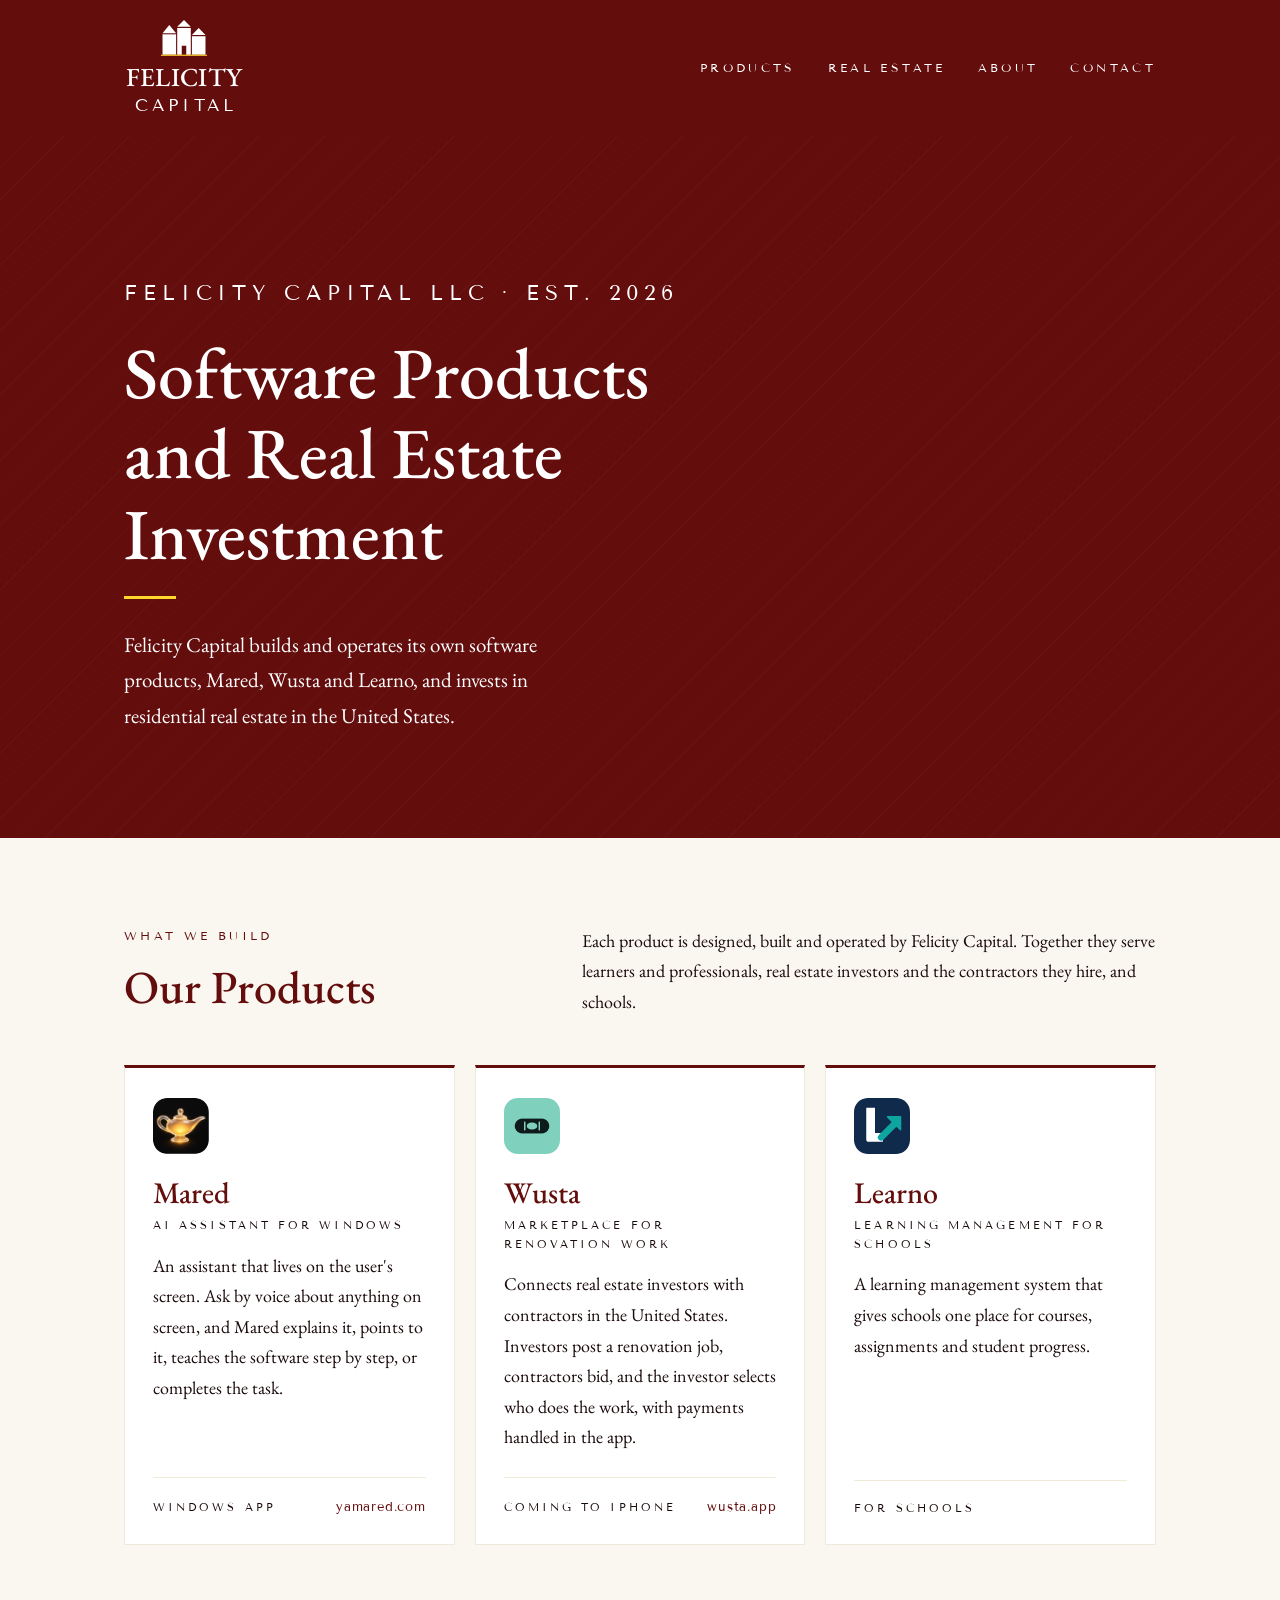
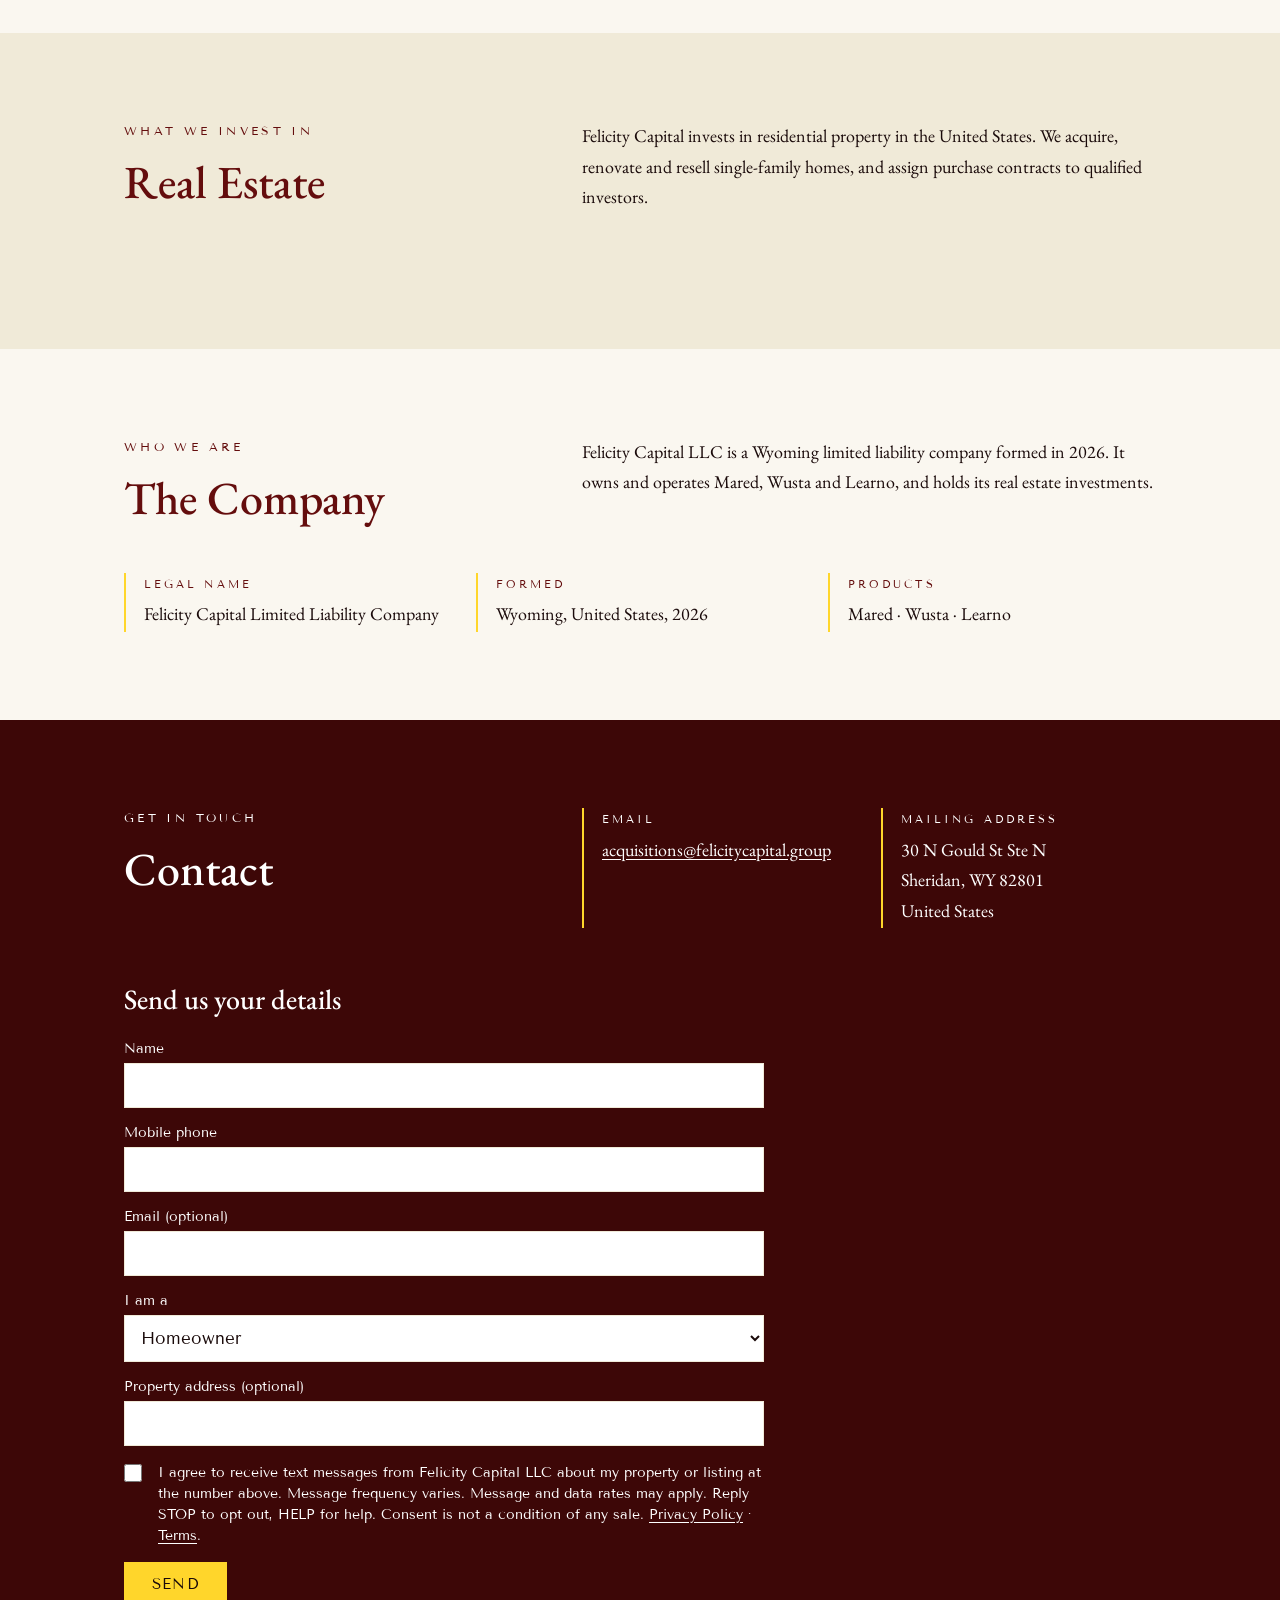
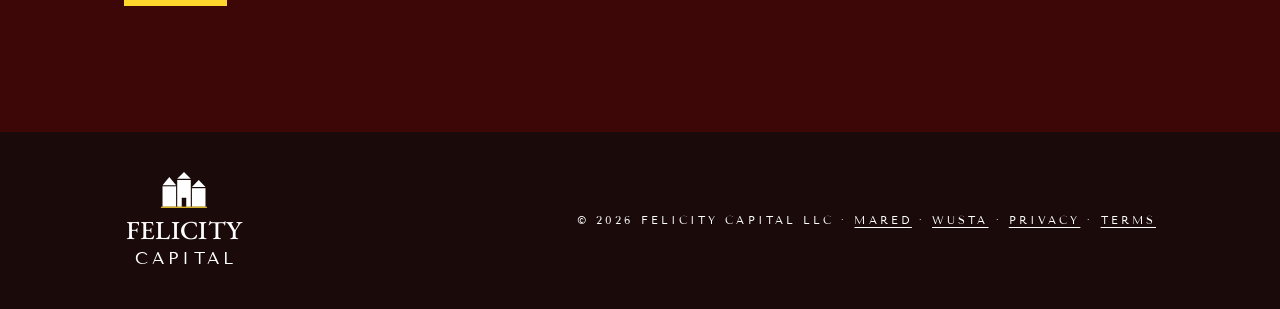
<file: index.html>
<!doctype html>
<html lang="en">
<head>
<meta charset="utf-8">
<meta name="viewport" content="width=device-width, initial-scale=1">
<title>Felicity Capital</title>
<meta name="description" content="Felicity Capital LLC builds and operates software products, including Mared, Wusta and Learno, and invests in residential real estate.">
<meta name="theme-color" content="#640d0d">
<link rel="icon" href="favicon.svg" type="image/svg+xml">
<link rel="preconnect" href="https://fonts.googleapis.com">
<link rel="preconnect" href="https://fonts.gstatic.com" crossorigin>
<link href="https://fonts.googleapis.com/css2?family=EB+Garamond:ital,wght@0,400;0,500;1,400&family=Tenor+Sans&display=swap" rel="stylesheet">
<style>
  /* Felicity Capital Brand Guidelines v1.0: colors (section 02) and type (section 03). No other colors. */
  :root {
    --crimson: #640d0d; --gold: #FFD62B; --white: #FFFFFF;
    --deep: #3D0707; --muted-gold: #C9A84C; --off-white: #FAF7F0; --parchment: #F0EAD8; --near-black: #1A0A0A;
    --serif: "EB Garamond", Garamond, Georgia, serif; --sans: "Tenor Sans", "Gill Sans", sans-serif;
  }
  * { box-sizing: border-box; }
  html { scroll-behavior: smooth; scroll-padding-top: 0; }
  body { margin: 0; background: var(--off-white); color: var(--near-black); font: 400 18px/1.7 var(--serif); -webkit-font-smoothing: antialiased; }
  a { color: var(--crimson); text-underline-offset: 3px; }
  .wrap { max-width: 1080px; margin: 0 auto; padding: 0 24px; }
  h1, h2, h3 { font-family: var(--serif); font-weight: 500; line-height: 1.12; margin: 0; }
  .label { font-family: var(--sans); font-size: 12px; letter-spacing: 0.28em; text-transform: uppercase; }
  .rule { display: block; width: 52px; height: 3px; background: var(--gold); border: 0; margin: 22px 0 0; }

  /* Logo (guidelines p.3): the three-tower mark on a gold baseline, FELICITY (EB Garamond 500) and CAPITAL (Tenor Sans,
     about 65% of FELICITY) beneath. Always used whole; at least 120px wide in a website header. */
  .lockup { display: inline-flex; flex-direction: column; align-items: center; text-decoration: none; color: var(--white); line-height: 1; min-width: 120px; }
  .lockup svg { width: 46px; height: auto; margin-bottom: 4px; }
  .lockup .f { font: 500 26px var(--serif); letter-spacing: 0.01em; }
  .lockup .c { font: 400 17px var(--sans); letter-spacing: 0.24em; padding-left: 0.24em; margin-top: 1px; }

  header { background: var(--crimson); }
  header .wrap { display: flex; align-items: center; justify-content: space-between; height: 136px; }
  nav { display: flex; gap: 32px; }
  nav a { color: var(--white); text-decoration: none; }
  nav a:hover { text-decoration: underline; text-decoration-color: var(--gold); text-underline-offset: 6px; }

  .hero { background: var(--crimson) repeating-linear-gradient(135deg, transparent 0 22px, rgb(255 255 255 / 0.025) 22px 23px); color: var(--white); padding: 112px 0 104px; }
  .hero .label { color: var(--white); }
  .hero h1 { font-size: clamp(42px, 6.4vw, 72px); max-width: 16ch; margin-top: 20px; }
  .hero p { font-size: 21px; max-width: 48ch; margin: 28px 0 0; color: var(--white); }

  section { padding: 88px 0; }
  .head { display: grid; grid-template-columns: 1fr 1.4fr; gap: 48px; margin-bottom: 48px; align-items: start; }
  .head .label { color: var(--crimson); }
  .head h2 { font-size: clamp(34px, 4.4vw, 46px); color: var(--crimson); margin-top: 12px; }
  .head p { margin: 0 0 16px; }
  .head p:last-child { margin-bottom: 0; }

  .products { display: grid; grid-template-columns: repeat(3, 1fr); gap: 20px; }
  .card { background: var(--white); border: 1px solid var(--parchment); border-top: 3px solid var(--crimson); padding: 30px 28px 26px; display: flex; flex-direction: column; }
  .card img { width: 56px; height: 56px; border-radius: 14px; }
  .card h3 { font-size: 30px; color: var(--crimson); margin: 22px 0 6px; }
  .card .label { color: var(--near-black); font-size: 11px; margin: 0 0 16px; }
  .card p { margin: 0 0 24px; }
  .meta { margin-top: auto; padding-top: 18px; border-top: 1px solid var(--parchment); display: flex; align-items: baseline; justify-content: space-between; gap: 12px; }
  .meta .label { font-size: 11px; margin: 0; }
  .meta a { font-family: var(--sans); font-size: 13px; letter-spacing: 0.06em; text-decoration: none; }
  .meta a:hover { text-decoration: underline; }

  .parchment { background: var(--parchment); }

  .facts { display: grid; grid-template-columns: repeat(3, 1fr); gap: 24px; }
  .fact { border-left: 2px solid var(--gold); padding: 2px 0 2px 18px; }
  .fact .label { display: block; color: var(--crimson); font-size: 11px; margin-bottom: 6px; }

  .contact { background: var(--deep); color: var(--white); }
  .contact .label, .contact h2, .contact a { color: var(--white); }
  .contact .facts { grid-template-columns: 1fr 1fr; }

  .lead { margin-top: 56px; max-width: 640px; }
  .lead h3 { font-size: 28px; color: var(--white); }
  .lead form { display: grid; gap: 16px; margin-top: 24px; }
  .lead label { display: grid; gap: 6px; font: 400 14px var(--sans); }
  .lead input[type=text], .lead input[type=tel], .lead input[type=email], .lead select { font: 400 17px var(--sans); padding: 11px 12px; border: 1px solid var(--parchment); border-radius: 0; background: var(--white); color: var(--near-black); width: 100%; box-sizing: border-box; }
  .lead .agree { grid-template-columns: 22px 1fr; align-items: start; gap: 12px; line-height: 1.5; }
  .lead .agree input { width: 18px; height: 18px; margin: 2px 0 0; }
  .lead button { justify-self: start; font: 500 15px var(--sans); letter-spacing: 0.08em; text-transform: uppercase; padding: 13px 28px; border: 0; background: var(--gold); color: var(--near-black); cursor: pointer; }
  .lead button:disabled { opacity: 0.6; cursor: default; }
  .lead .trap { position: absolute; left: -9999px; }
  .lead [role=status] { font: 400 15px var(--sans); min-height: 1.5em; margin: 0; }
  footer { background: var(--near-black); color: var(--white); padding: 40px 0; }
  footer .wrap { display: flex; justify-content: space-between; align-items: center; gap: 24px; flex-wrap: wrap; }
  footer .label { font-size: 11px; }
  footer a { color: var(--white); }

  @media (max-width: 860px) {
    nav { display: none; }
    .hero { padding: 72px 0 64px; }
    .head, .products, .facts, .contact .facts { grid-template-columns: 1fr; gap: 20px; }
    section { padding: 60px 0; }
  }
  @media (prefers-reduced-motion: reduce) { html { scroll-behavior: auto; } }
</style>
</head>
<body>
<!-- The Felicity Capital mark (same drawing as mark.svg), defined once and used in the header and footer. -->
<svg width="0" height="0" style="position:absolute" aria-hidden="true">
  <symbol id="towers" viewBox="0 0 122 98">
    <g fill="currentColor">
      <path d="M4 35 L22 13 L40 35 Z"/><rect x="4" y="38" width="36" height="54"/>
      <path d="M43 18 L61 0 L79 18 Z"/><path fill-rule="evenodd" d="M43 21 H79 V92 H43 Z M55 68 V92 H67 V68 Z"/>
      <path d="M82 40 L100 21 L118 40 Z"/><rect x="82" y="43" width="36" height="49"/>
    </g>
    <rect x="0" y="92" width="122" height="3" fill="#FFD62B"/>
  </symbol>
</svg>
<header>
  <div class="wrap">
    <a class="lockup" href="#top" aria-label="Felicity Capital, home"><svg viewBox="0 0 122 98" aria-hidden="true"><use href="#towers"/></svg><span class="f">FELICITY</span><span class="c">CAPITAL</span></a>
    <nav class="label" aria-label="Sections">
      <a href="#products">Products</a>
      <a href="#real-estate">Real estate</a>
      <a href="#about">About</a>
      <a href="#contact">Contact</a>
    </nav>
  </div>
</header>

<main id="top">
  <div class="hero">
    <div class="wrap">
      <p class="label">Felicity Capital LLC · Est. 2026</p>
      <h1>Software Products and Real Estate Investment</h1>
      <hr class="rule">
      <p>Felicity Capital builds and operates its own software products, Mared, Wusta and Learno, and invests in residential real estate in the United States.</p>
    </div>
  </div>

  <section id="products">
    <div class="wrap">
      <div class="head">
        <div><p class="label">What we build</p><h2>Our Products</h2></div>
        <p>Each product is designed, built and operated by Felicity Capital. Together they serve learners and professionals, real estate investors and the contractors they hire, and schools.</p>
      </div>
      <div class="products">
        <article class="card">
          <img src="img/mared.png" alt="Mared app icon">
          <h3>Mared</h3>
          <p class="label">AI assistant for Windows</p>
          <p>An assistant that lives on the user's screen. Ask by voice about anything on screen, and Mared explains it, points to it, teaches the software step by step, or completes the task.</p>
          <div class="meta"><span class="label">Windows app</span><a href="https://yamared.com">yamared.com</a></div>
        </article>
        <article class="card">
          <img src="img/wusta.png" alt="Wusta app icon">
          <h3>Wusta</h3>
          <p class="label">Marketplace for renovation work</p>
          <p>Connects real estate investors with contractors in the United States. Investors post a renovation job, contractors bid, and the investor selects who does the work, with payments handled in the app.</p>
          <div class="meta"><span class="label">Coming to iPhone</span><a href="https://wusta.app">wusta.app</a></div>
        </article>
        <article class="card">
          <img src="img/learno.svg" alt="Learno app icon">
          <h3>Learno</h3>
          <p class="label">Learning management for schools</p>
          <p>A learning management system that gives schools one place for courses, assignments and student progress.</p>
          <div class="meta"><span class="label">For schools</span></div>
        </article>
      </div>
    </div>
  </section>

  <section id="real-estate" class="parchment">
    <div class="wrap">
      <div class="head">
        <div><p class="label">What we invest in</p><h2>Real Estate</h2></div>
        <div>
          <p>Felicity Capital invests in residential property in the United States. We acquire, renovate and resell single-family homes, and assign purchase contracts to qualified investors.</p>
        </div>
      </div>
    </div>
  </section>

  <section id="about">
    <div class="wrap">
      <div class="head">
        <div><p class="label">Who we are</p><h2>The Company</h2></div>
        <p>Felicity Capital LLC is a Wyoming limited liability company formed in 2026. It owns and operates Mared, Wusta and Learno, and holds its real estate investments.</p>
      </div>
      <div class="facts">
        <div class="fact"><span class="label">Legal name</span>Felicity Capital Limited Liability Company</div>
        <div class="fact"><span class="label">Formed</span>Wyoming, United States, 2026</div>
        <div class="fact"><span class="label">Products</span>Mared · Wusta · Learno</div>
      </div>
    </div>
  </section>

  <section id="contact" class="contact">
    <div class="wrap">
      <div class="head">
        <div><p class="label">Get in touch</p><h2>Contact</h2></div>
        <div class="facts">
          <div class="fact"><span class="label">Email</span><a href="mailto:acquisitions@felicitycapital.group">acquisitions@felicitycapital.group</a></div>
          <div class="fact"><span class="label">Mailing address</span>30 N Gould St Ste N<br>Sheridan, WY 82801<br>United States</div>
        </div>
      </div>
      <div class="lead" id="form">
        <h3>Send us your details</h3>
        <form id="lead">
          <label>Name <input type="text" name="name" required maxlength="160" autocomplete="name"></label>
          <label>Mobile phone <input type="tel" name="phone" required maxlength="40" autocomplete="tel"></label>
          <label>Email (optional) <input type="email" name="email" maxlength="254" autocomplete="email"></label>
          <label>I am a
            <select name="role" required>
              <option value="homeowner">Homeowner</option>
              <option value="agent">Real estate agent</option>
              <option value="wholesaler">Wholesaler</option>
              <option value="buyer">Buyer</option>
            </select>
          </label>
          <label>Property address (optional) <input type="text" name="address" maxlength="200" autocomplete="street-address"></label>
          <label class="trap" aria-hidden="true">Website <input type="text" name="website" tabindex="-1" autocomplete="off"></label>
          <label class="agree"><input type="checkbox" name="consent"><span>I agree to receive text messages from Felicity Capital LLC about my property or listing at the number above. Message frequency varies. Message and data rates may apply. Reply STOP to opt out, HELP for help. Consent is not a condition of any sale. <a href="privacy.html">Privacy Policy</a> · <a href="terms.html">Terms</a>.</span></label>
          <button type="submit">Send</button>
          <p role="status" aria-live="polite"></p>
        </form>
      </div>
    </div>
  </section>
</main>

<footer>
  <div class="wrap">
    <span class="lockup"><svg viewBox="0 0 122 98" aria-hidden="true"><use href="#towers"/></svg><span class="f">FELICITY</span><span class="c">CAPITAL</span></span>
    <span class="label">© 2026 Felicity Capital LLC · <a href="https://yamared.com">Mared</a> · <a href="https://wusta.app">Wusta</a> · <a href="privacy.html">Privacy</a> · <a href="terms.html">Terms</a></span>
  </div>
</footer>
<script>
// The form goes to Felicity Capital's own CRM (its public key; the database checks every field).
document.getElementById('lead').addEventListener('submit', async function (e) {
  e.preventDefault();
  var f = e.target, say = f.querySelector('[role=status]'), b = f.querySelector('button');
  var p = { name: f.name.value, phone: f.phone.value, email: f.email.value, role: f.role.value,
            address: f.address.value, website: f.website.value, consent: f.consent.checked };
  b.disabled = true; say.textContent = 'Sending…';
  try {
    var k = 'sb_publishable_DKkt_0an5W0-_fxsd89gJw_HelcoqsD';
    var r = await fetch('https://inusxjslunjvkcnfshpx.supabase.co/rest/v1/rpc/site_lead', {
      method: 'POST', headers: { apikey: k, Authorization: 'Bearer ' + k, 'Content-Type': 'application/json' },
      body: JSON.stringify({ p: p }) });
    if (r.ok) { f.reset(); say.textContent = 'Thank you. We will be in touch.'; }
    else { var j = await r.json().catch(function () { return {}; });
           say.textContent = r.status === 400 && j.message ? j.message : 'That did not go through. Please e-mail acquisitions@felicitycapital.group.'; }
  } catch (_) { say.textContent = 'That did not go through. Please e-mail acquisitions@felicitycapital.group.'; }
  b.disabled = false;
});
</script>
</body>
</html>
</file>
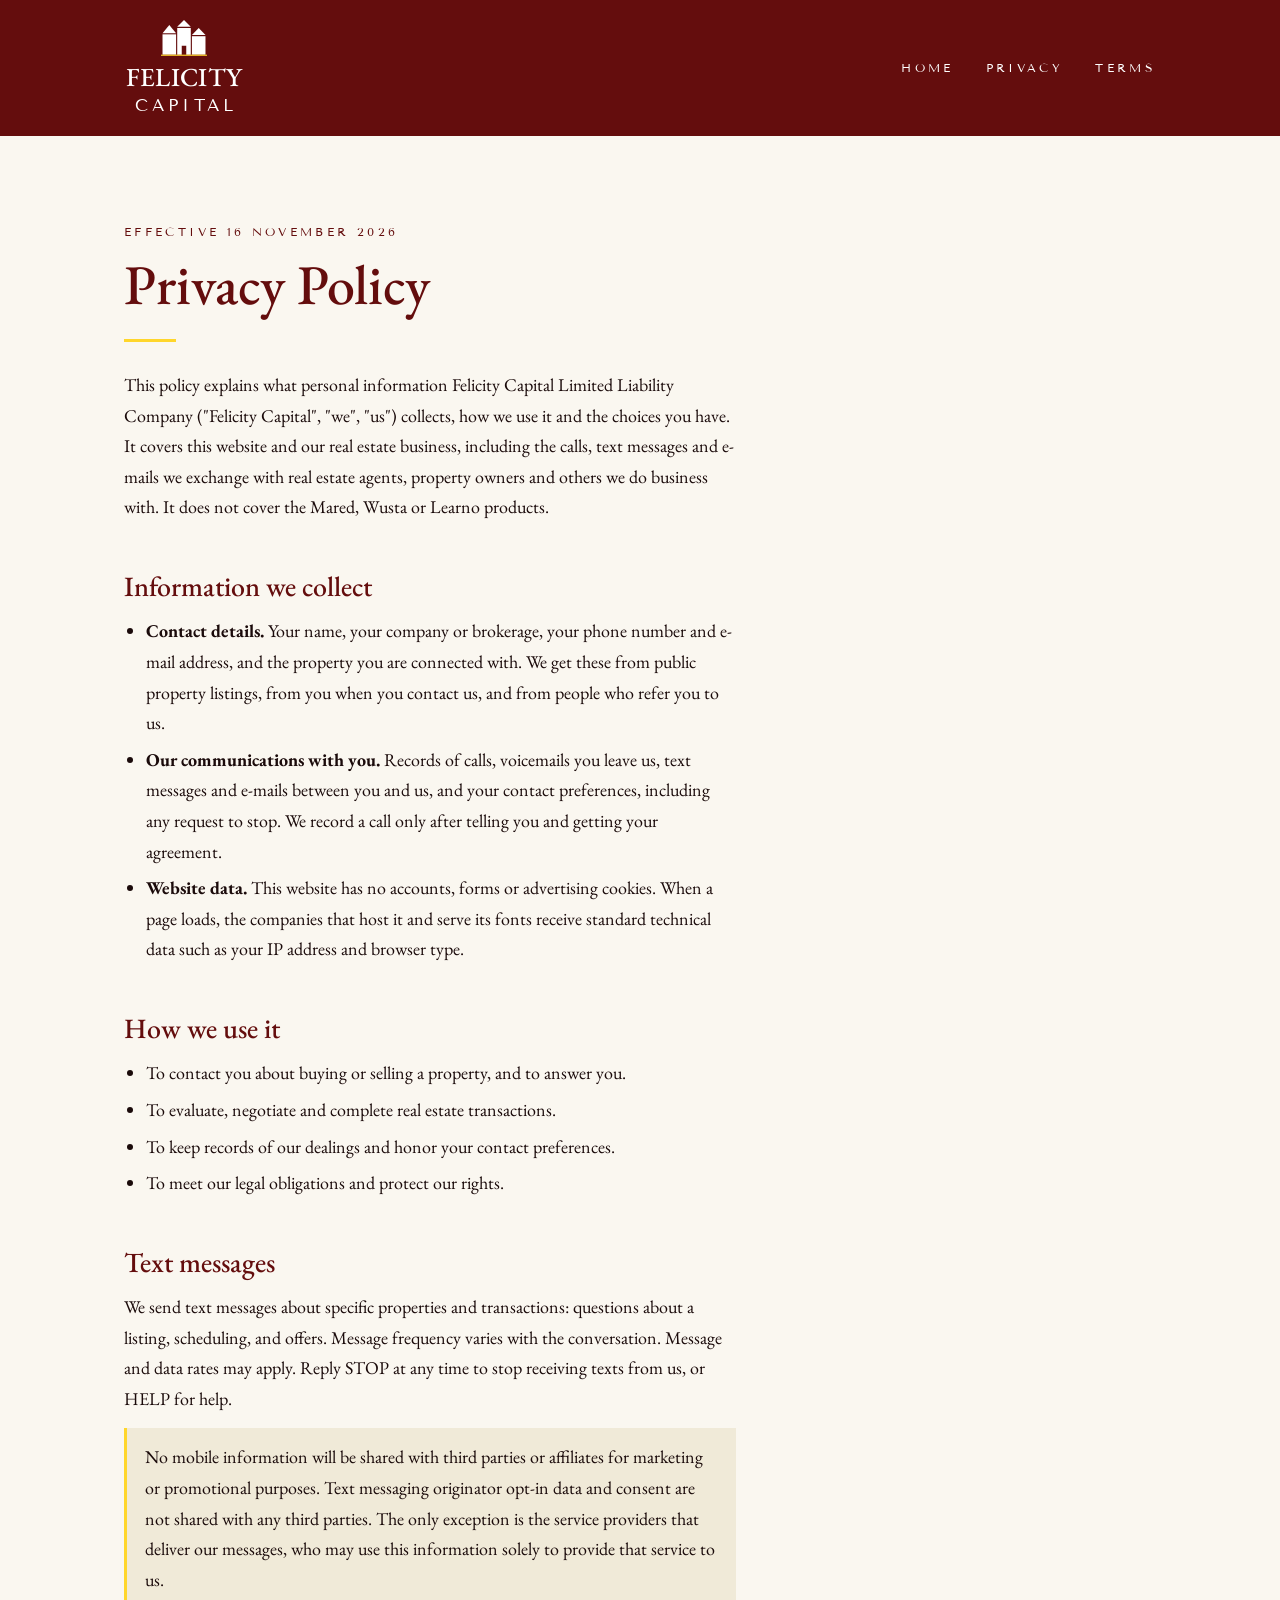
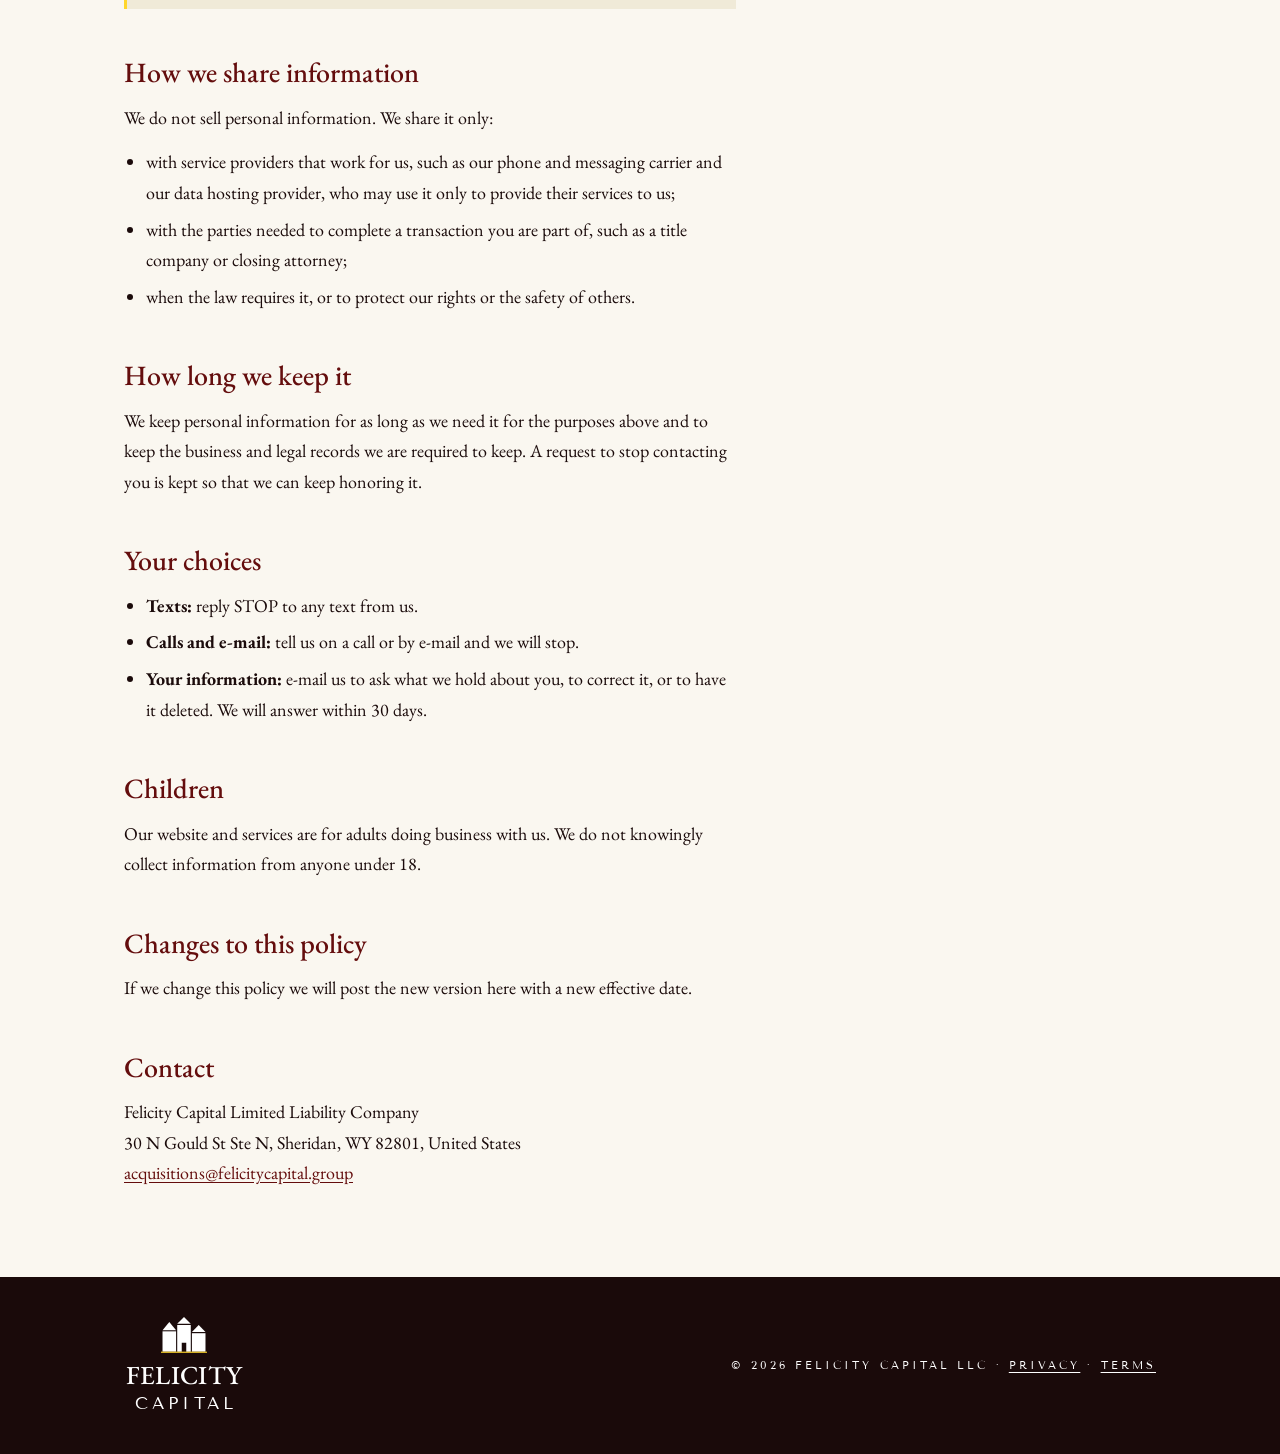
<file: privacy.html>
<!doctype html>
<html lang="en">
<head>
<meta charset="utf-8">
<meta name="viewport" content="width=device-width, initial-scale=1">
<title>Privacy Policy · Felicity Capital</title>
<meta name="description" content="How Felicity Capital LLC collects, uses and protects personal information, including phone numbers used for calls and text messages.">
<meta name="theme-color" content="#640d0d">
<link rel="icon" href="favicon.svg" type="image/svg+xml">
<link rel="preconnect" href="https://fonts.googleapis.com">
<link rel="preconnect" href="https://fonts.gstatic.com" crossorigin>
<link href="https://fonts.googleapis.com/css2?family=EB+Garamond:ital,wght@0,400;0,500;1,400&family=Tenor+Sans&display=swap" rel="stylesheet">
<link rel="stylesheet" href="legal.css">
</head>
<body>
<svg width="0" height="0" style="position:absolute" aria-hidden="true">
  <symbol id="towers" viewBox="0 0 122 98">
    <g fill="currentColor">
      <path d="M4 35 L22 13 L40 35 Z"/><rect x="4" y="38" width="36" height="54"/>
      <path d="M43 18 L61 0 L79 18 Z"/><path fill-rule="evenodd" d="M43 21 H79 V92 H43 Z M55 68 V92 H67 V68 Z"/>
      <path d="M82 40 L100 21 L118 40 Z"/><rect x="82" y="43" width="36" height="49"/>
    </g>
    <rect x="0" y="92" width="122" height="3" fill="#FFD62B"/>
  </symbol>
</svg>
<header>
  <div class="wrap">
    <a class="lockup" href="/" aria-label="Felicity Capital, home"><svg viewBox="0 0 122 98" aria-hidden="true"><use href="#towers"/></svg><span class="f">FELICITY</span><span class="c">CAPITAL</span></a>
    <nav class="label" aria-label="Pages">
      <a href="/">Home</a>
      <a href="privacy.html" aria-current="page">Privacy</a>
      <a href="terms.html">Terms</a>
    </nav>
  </div>
</header>

<main>
  <div class="wrap">
    <article>
      <p class="label">Effective 16 November 2026</p>
      <h1>Privacy Policy</h1>
      <hr class="rule">

      <p>This policy explains what personal information Felicity Capital Limited Liability Company ("Felicity Capital", "we", "us") collects, how we use it and the choices you have. It covers this website and our real estate business, including the calls, text messages and e-mails we exchange with real estate agents, property owners and others we do business with. It does not cover the Mared, Wusta or Learno products.</p>

      <h2>Information we collect</h2>
      <ul>
        <li><strong>Contact details.</strong> Your name, your company or brokerage, your phone number and e-mail address, and the property you are connected with. We get these from public property listings, from you when you contact us, and from people who refer you to us.</li>
        <li><strong>Our communications with you.</strong> Records of calls, voicemails you leave us, text messages and e-mails between you and us, and your contact preferences, including any request to stop. We record a call only after telling you and getting your agreement.</li>
        <li><strong>Website data.</strong> This website has no accounts, forms or advertising cookies. When a page loads, the companies that host it and serve its fonts receive standard technical data such as your IP address and browser type.</li>
      </ul>

      <h2>How we use it</h2>
      <ul>
        <li>To contact you about buying or selling a property, and to answer you.</li>
        <li>To evaluate, negotiate and complete real estate transactions.</li>
        <li>To keep records of our dealings and honor your contact preferences.</li>
        <li>To meet our legal obligations and protect our rights.</li>
      </ul>

      <h2>Text messages</h2>
      <p>We send text messages about specific properties and transactions: questions about a listing, scheduling, and offers. Message frequency varies with the conversation. Message and data rates may apply. Reply STOP at any time to stop receiving texts from us, or HELP for help.</p>
      <p class="keep">No mobile information will be shared with third parties or affiliates for marketing or promotional purposes. Text messaging originator opt-in data and consent are not shared with any third parties. The only exception is the service providers that deliver our messages, who may use this information solely to provide that service to us.</p>

      <h2>How we share information</h2>
      <p>We do not sell personal information. We share it only:</p>
      <ul>
        <li>with service providers that work for us, such as our phone and messaging carrier and our data hosting provider, who may use it only to provide their services to us;</li>
        <li>with the parties needed to complete a transaction you are part of, such as a title company or closing attorney;</li>
        <li>when the law requires it, or to protect our rights or the safety of others.</li>
      </ul>

      <h2>How long we keep it</h2>
      <p>We keep personal information for as long as we need it for the purposes above and to keep the business and legal records we are required to keep. A request to stop contacting you is kept so that we can keep honoring it.</p>

      <h2>Your choices</h2>
      <ul>
        <li><strong>Texts:</strong> reply STOP to any text from us.</li>
        <li><strong>Calls and e-mail:</strong> tell us on a call or by e-mail and we will stop.</li>
        <li><strong>Your information:</strong> e-mail us to ask what we hold about you, to correct it, or to have it deleted. We will answer within 30 days.</li>
      </ul>

      <h2>Children</h2>
      <p>Our website and services are for adults doing business with us. We do not knowingly collect information from anyone under 18.</p>

      <h2>Changes to this policy</h2>
      <p>If we change this policy we will post the new version here with a new effective date.</p>

      <h2>Contact</h2>
      <p>Felicity Capital Limited Liability Company<br>30 N Gould St Ste N, Sheridan, WY 82801, United States<br><a href="mailto:acquisitions@felicitycapital.group">acquisitions@felicitycapital.group</a></p>
    </article>
  </div>
</main>

<footer>
  <div class="wrap">
    <span class="lockup"><svg viewBox="0 0 122 98" aria-hidden="true"><use href="#towers"/></svg><span class="f">FELICITY</span><span class="c">CAPITAL</span></span>
    <span class="label">© 2026 Felicity Capital LLC · <a href="privacy.html">Privacy</a> · <a href="terms.html">Terms</a></span>
  </div>
</footer>
</body>
</html>
</file>
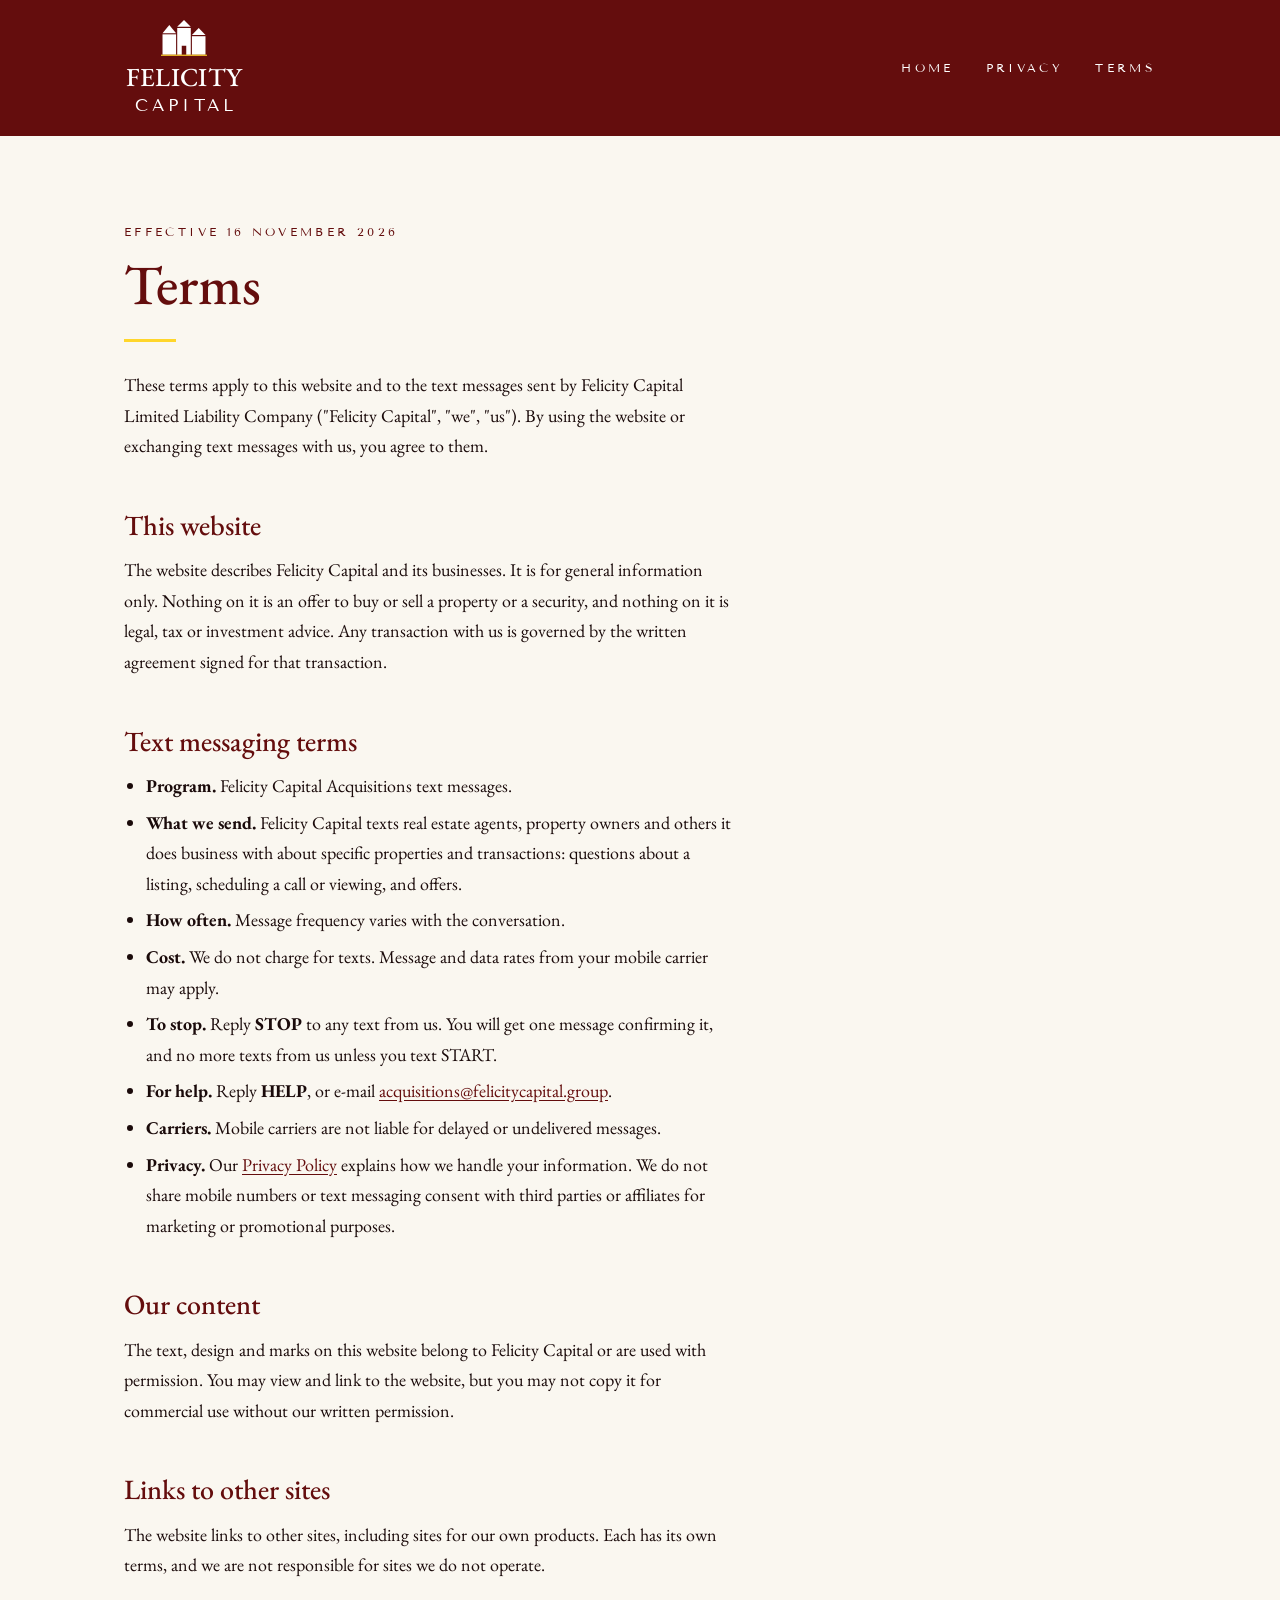
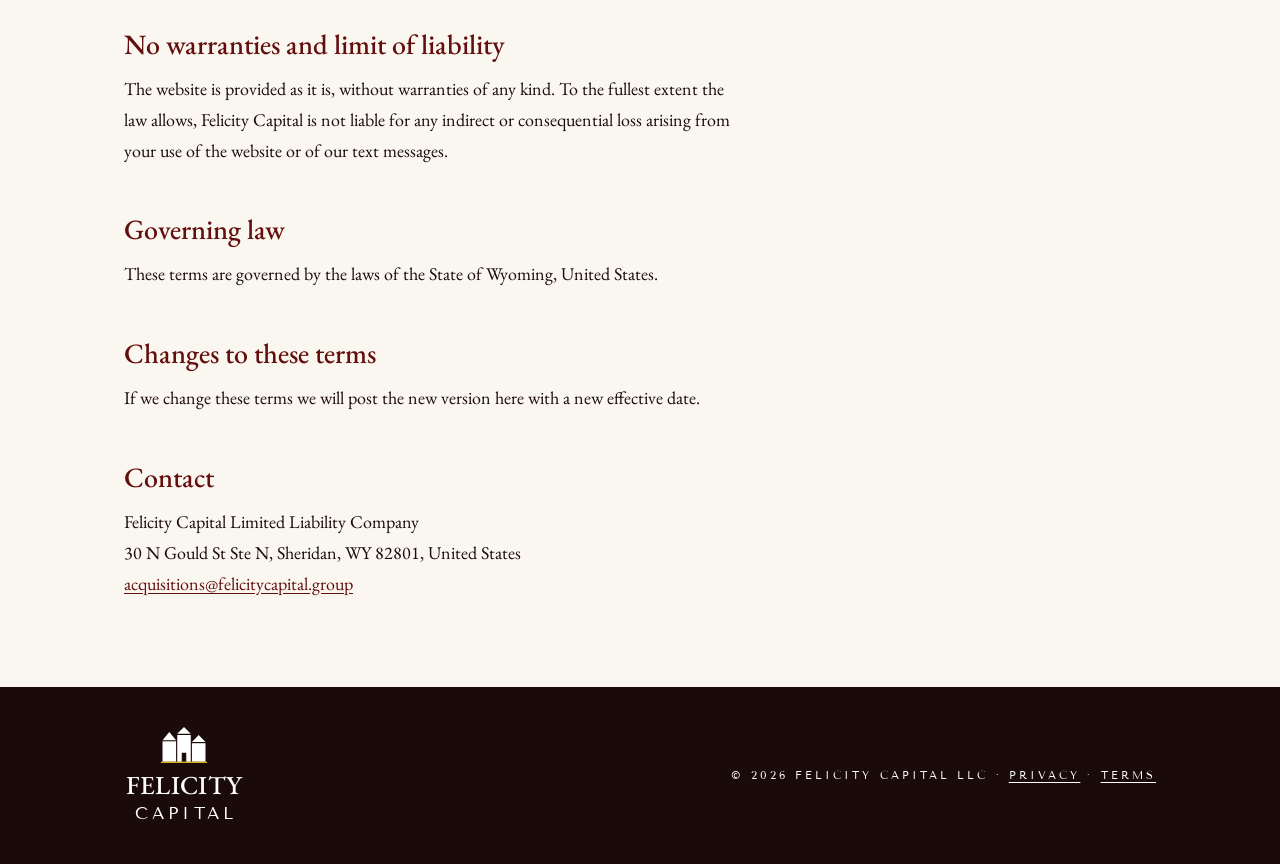
<file: terms.html>
<!doctype html>
<html lang="en">
<head>
<meta charset="utf-8">
<meta name="viewport" content="width=device-width, initial-scale=1">
<title>Terms · Felicity Capital</title>
<meta name="description" content="Terms for using the Felicity Capital LLC website and for receiving its text messages.">
<meta name="theme-color" content="#640d0d">
<link rel="icon" href="favicon.svg" type="image/svg+xml">
<link rel="preconnect" href="https://fonts.googleapis.com">
<link rel="preconnect" href="https://fonts.gstatic.com" crossorigin>
<link href="https://fonts.googleapis.com/css2?family=EB+Garamond:ital,wght@0,400;0,500;1,400&family=Tenor+Sans&display=swap" rel="stylesheet">
<link rel="stylesheet" href="legal.css">
</head>
<body>
<svg width="0" height="0" style="position:absolute" aria-hidden="true">
  <symbol id="towers" viewBox="0 0 122 98">
    <g fill="currentColor">
      <path d="M4 35 L22 13 L40 35 Z"/><rect x="4" y="38" width="36" height="54"/>
      <path d="M43 18 L61 0 L79 18 Z"/><path fill-rule="evenodd" d="M43 21 H79 V92 H43 Z M55 68 V92 H67 V68 Z"/>
      <path d="M82 40 L100 21 L118 40 Z"/><rect x="82" y="43" width="36" height="49"/>
    </g>
    <rect x="0" y="92" width="122" height="3" fill="#FFD62B"/>
  </symbol>
</svg>
<header>
  <div class="wrap">
    <a class="lockup" href="/" aria-label="Felicity Capital, home"><svg viewBox="0 0 122 98" aria-hidden="true"><use href="#towers"/></svg><span class="f">FELICITY</span><span class="c">CAPITAL</span></a>
    <nav class="label" aria-label="Pages">
      <a href="/">Home</a>
      <a href="privacy.html">Privacy</a>
      <a href="terms.html" aria-current="page">Terms</a>
    </nav>
  </div>
</header>

<main>
  <div class="wrap">
    <article>
      <p class="label">Effective 16 November 2026</p>
      <h1>Terms</h1>
      <hr class="rule">

      <p>These terms apply to this website and to the text messages sent by Felicity Capital Limited Liability Company ("Felicity Capital", "we", "us"). By using the website or exchanging text messages with us, you agree to them.</p>

      <h2>This website</h2>
      <p>The website describes Felicity Capital and its businesses. It is for general information only. Nothing on it is an offer to buy or sell a property or a security, and nothing on it is legal, tax or investment advice. Any transaction with us is governed by the written agreement signed for that transaction.</p>

      <h2>Text messaging terms</h2>
      <ul>
        <li><strong>Program.</strong> Felicity Capital Acquisitions text messages.</li>
        <li><strong>What we send.</strong> Felicity Capital texts real estate agents, property owners and others it does business with about specific properties and transactions: questions about a listing, scheduling a call or viewing, and offers.</li>
        <li><strong>How often.</strong> Message frequency varies with the conversation.</li>
        <li><strong>Cost.</strong> We do not charge for texts. Message and data rates from your mobile carrier may apply.</li>
        <li><strong>To stop.</strong> Reply <strong>STOP</strong> to any text from us. You will get one message confirming it, and no more texts from us unless you text START.</li>
        <li><strong>For help.</strong> Reply <strong>HELP</strong>, or e-mail <a href="mailto:acquisitions@felicitycapital.group">acquisitions@felicitycapital.group</a>.</li>
        <li><strong>Carriers.</strong> Mobile carriers are not liable for delayed or undelivered messages.</li>
        <li><strong>Privacy.</strong> Our <a href="privacy.html">Privacy Policy</a> explains how we handle your information. We do not share mobile numbers or text messaging consent with third parties or affiliates for marketing or promotional purposes.</li>
      </ul>

      <h2>Our content</h2>
      <p>The text, design and marks on this website belong to Felicity Capital or are used with permission. You may view and link to the website, but you may not copy it for commercial use without our written permission.</p>

      <h2>Links to other sites</h2>
      <p>The website links to other sites, including sites for our own products. Each has its own terms, and we are not responsible for sites we do not operate.</p>

      <h2>No warranties and limit of liability</h2>
      <p>The website is provided as it is, without warranties of any kind. To the fullest extent the law allows, Felicity Capital is not liable for any indirect or consequential loss arising from your use of the website or of our text messages.</p>

      <h2>Governing law</h2>
      <p>These terms are governed by the laws of the State of Wyoming, United States.</p>

      <h2>Changes to these terms</h2>
      <p>If we change these terms we will post the new version here with a new effective date.</p>

      <h2>Contact</h2>
      <p>Felicity Capital Limited Liability Company<br>30 N Gould St Ste N, Sheridan, WY 82801, United States<br><a href="mailto:acquisitions@felicitycapital.group">acquisitions@felicitycapital.group</a></p>
    </article>
  </div>
</main>

<footer>
  <div class="wrap">
    <span class="lockup"><svg viewBox="0 0 122 98" aria-hidden="true"><use href="#towers"/></svg><span class="f">FELICITY</span><span class="c">CAPITAL</span></span>
    <span class="label">© 2026 Felicity Capital LLC · <a href="privacy.html">Privacy</a> · <a href="terms.html">Terms</a></span>
  </div>
</footer>
</body>
</html>
</file>
<file: legal.css>
/* The privacy and terms pages. Same colors and type as index.html (Brand Guidelines v1.0); no other colors. */
:root {
  --crimson: #640d0d; --gold: #FFD62B; --white: #FFFFFF;
  --deep: #3D0707; --off-white: #FAF7F0; --parchment: #F0EAD8; --near-black: #1A0A0A;
  --serif: "EB Garamond", Garamond, Georgia, serif; --sans: "Tenor Sans", "Gill Sans", sans-serif;
}
* { box-sizing: border-box; }
body { margin: 0; background: var(--off-white); color: var(--near-black); font: 400 18px/1.7 var(--serif); -webkit-font-smoothing: antialiased; }
a { color: var(--crimson); text-underline-offset: 3px; }
.wrap { max-width: 1080px; margin: 0 auto; padding: 0 24px; }
.label { font-family: var(--sans); font-size: 12px; letter-spacing: 0.28em; text-transform: uppercase; }

.lockup { display: inline-flex; flex-direction: column; align-items: center; text-decoration: none; color: var(--white); line-height: 1; min-width: 120px; }
.lockup svg { width: 46px; height: auto; margin-bottom: 4px; }
.lockup .f { font: 500 26px var(--serif); letter-spacing: 0.01em; }
.lockup .c { font: 400 17px var(--sans); letter-spacing: 0.24em; padding-left: 0.24em; margin-top: 1px; }

header { background: var(--crimson); }
header .wrap { display: flex; align-items: center; justify-content: space-between; height: 136px; }
nav { display: flex; gap: 32px; }
nav a { color: var(--white); text-decoration: none; }
nav a:hover { text-decoration: underline; text-decoration-color: var(--gold); text-underline-offset: 6px; }

main { padding: 72px 0 88px; }
article { max-width: 68ch; }
article .label { color: var(--crimson); }
h1, h2 { font-family: var(--serif); font-weight: 500; line-height: 1.12; color: var(--crimson); margin: 0; }
h1 { font-size: clamp(38px, 5.4vw, 56px); margin-top: 12px; }
h2 { font-size: 28px; margin-top: 48px; }
.rule { display: block; width: 52px; height: 3px; background: var(--gold); border: 0; margin: 22px 0 28px; }
article p, article ul { margin: 14px 0 0; }
article ul { padding-left: 22px; }
article li { margin-top: 6px; }
.keep { background: var(--parchment); border-left: 3px solid var(--gold); padding: 14px 18px; }

footer { background: var(--near-black); color: var(--white); padding: 40px 0; }
footer .wrap { display: flex; justify-content: space-between; align-items: center; gap: 24px; flex-wrap: wrap; }
footer .label { font-size: 11px; }
footer a { color: var(--white); }

@media (max-width: 860px) {
  nav { display: none; }
  main { padding: 48px 0 60px; }
}
</file>
